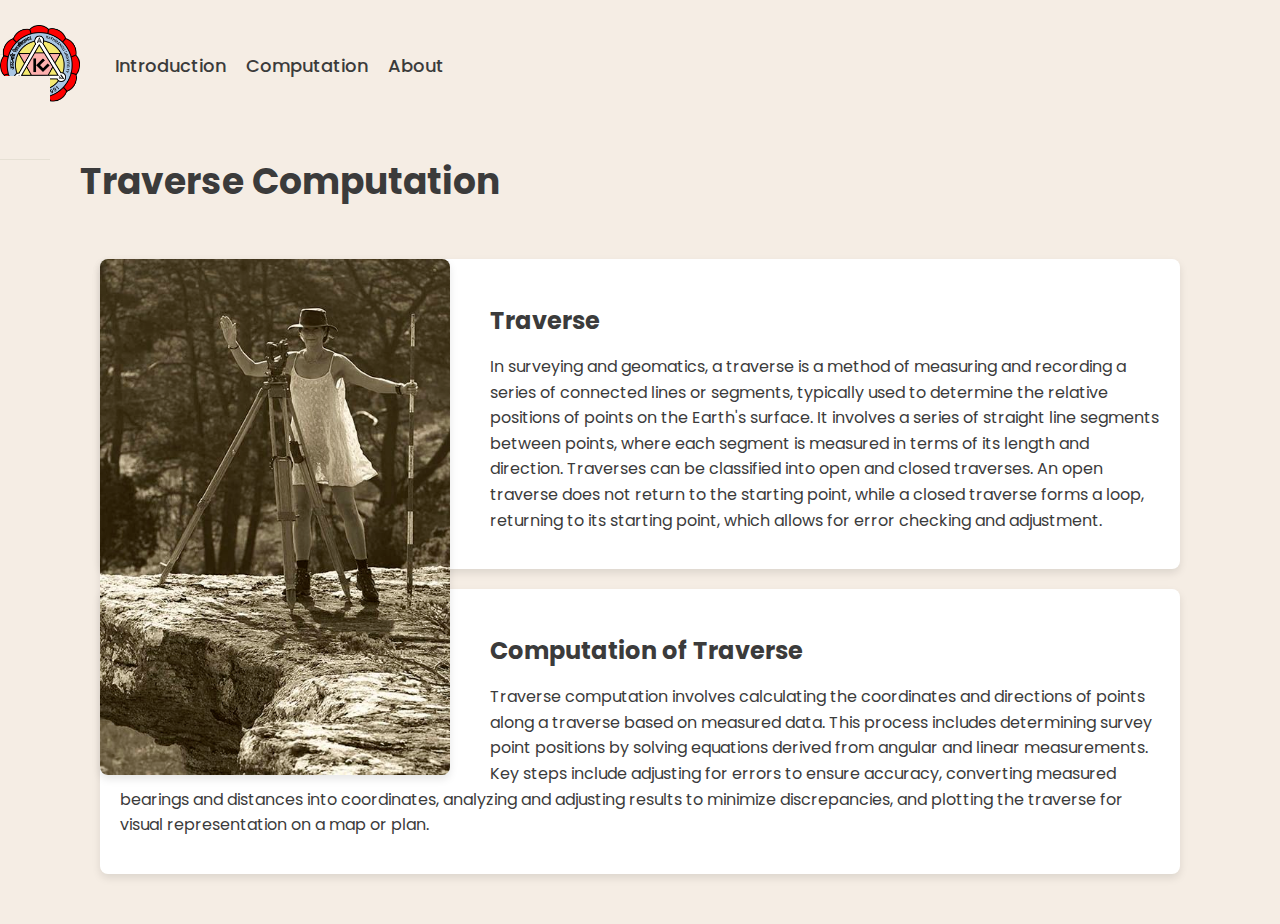
<file: index.html>
<!DOCTYPE html>
<html lang="en">

<head>
    <meta charset="UTF-8">
    <meta name="viewport" content="width=device-width, initial-scale=1.0">
    <link href="https://fonts.googleapis.com/css2?family=Poppins:wght@400;700&display=swap" rel="stylesheet">
    <link rel="stylesheet" href="main.css">
    <title>Traverse Computation</title>
</head>

<body>
    <navbar>
        <ul class="myorder1">
            <li class="mylis1">
                <a href="#"><img src="kulogo.png" alt="Kathmandu University" height="60" width="60" class="myimg1"></a>
            </li>
            <li class="mylis1">
                <a href="index.html">Introduction</a>
            </li>
            <li class="mylis1">
                <a href="computation.html">Computation</a>
            </li>
            <li class="mylis1">
                <a href="about.html">About</a>
            </li>
        </ul>
    </navbar>

    <div class="header-section">
        <h1>Traverse Computation</h1>
    </div>

    <div class="traverse-container">
        <div class="image-container">
            <img src="traverse.jpg" alt="Image">
        </div>
        <div class="traverse-box">
            <h3>Traverse</h3>
            <p>In surveying and geomatics, a traverse is a method of measuring and recording a series of connected lines or segments, typically used to determine the relative positions of points on the Earth's surface. It involves a series of straight line segments between points, where each segment is measured in terms of its length and direction. Traverses can be classified into open and closed traverses. An open traverse does not return to the starting point, while a closed traverse forms a loop, returning to its starting point, which allows for error checking and adjustment.</p>
        </div>
        <div class="traverse-box">
            <h3>Computation of Traverse</h3>
            <p>Traverse computation involves calculating the coordinates and directions of points along a traverse based on measured data. This process includes determining survey point positions by solving equations derived from angular and linear measurements. Key steps include adjusting for errors to ensure accuracy, converting measured bearings and distances into coordinates, analyzing and adjusting results to minimize discrepancies, and plotting the traverse for visual representation on a map or plan.</p>
        </div>
    </div>
</body>

</html>
</file>
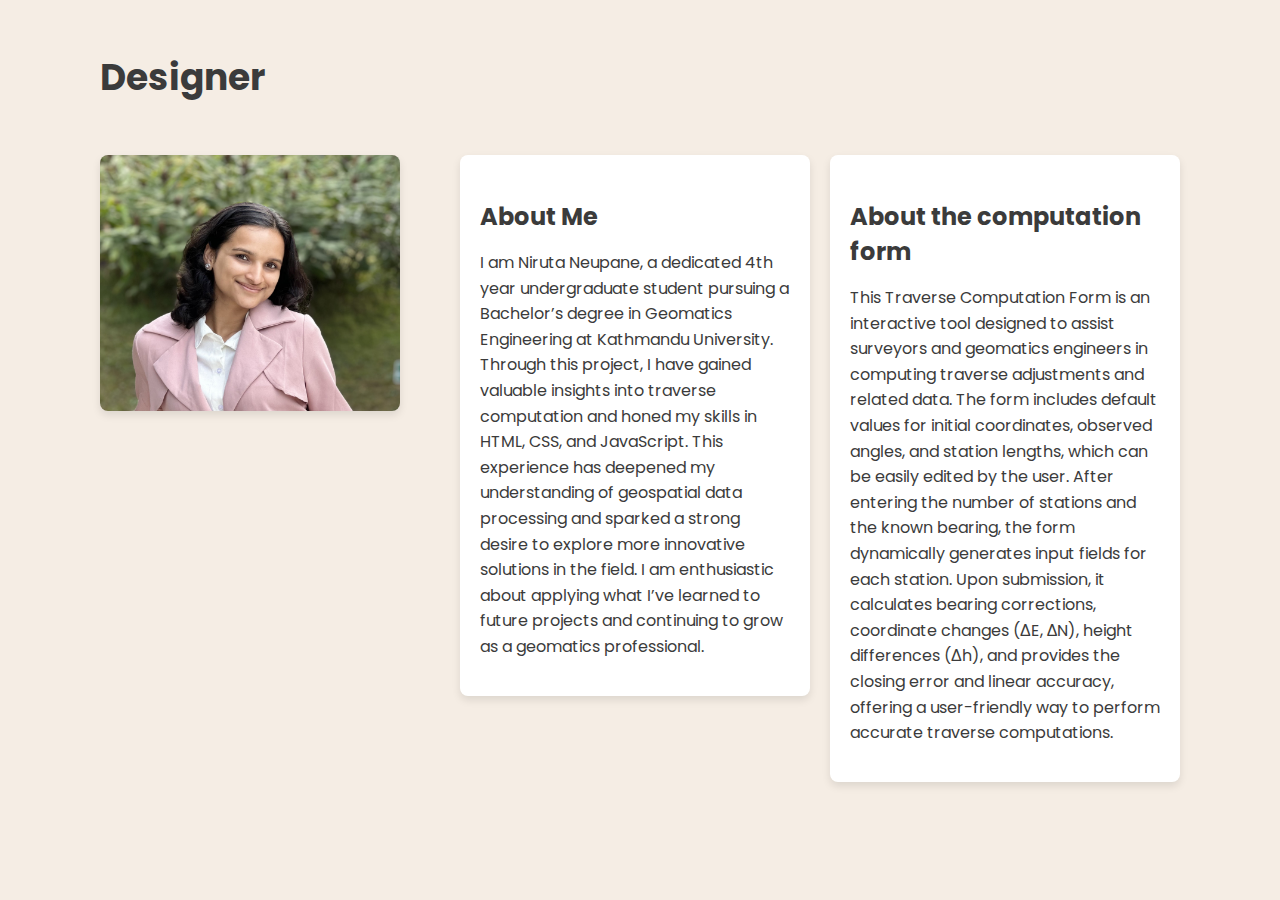
<file: about.html>
<!DOCTYPE html>
<html lang="en">

<head>
    <meta charset="UTF-8">
    <meta name="viewport" content="width=device-width, initial-scale=1.0">
    <link href="https://fonts.googleapis.com/css2?family=Poppins:wght@400;700&display=swap" rel="stylesheet">
    <link rel="stylesheet" href="about.css">
    <title>Niruta Neupane</title>
</head>

<body>

    <div class="header-section">
        <h1>Designer</h1>
    </div>

    <div class="designer">
        <div class="image-container">
            <img src="Niruta.JPG" alt="Image">
        </div>
        <div class="about-box">
            <h3>About Me</h3>
            <p>I am Niruta Neupane, a dedicated 4th year undergraduate student pursuing a Bachelor’s degree in Geomatics Engineering at Kathmandu University. Through this project, I have gained valuable insights into traverse computation and honed my skills in HTML, CSS, and JavaScript. This experience has deepened my understanding of geospatial data processing and sparked a strong desire to explore more innovative solutions in the field. I am enthusiastic about applying what I’ve learned to future projects and continuing to grow as a geomatics professional.</p>
        </div>
        <div class="about-box">
            <h3>About the computation form</h3>
            <p>This Traverse Computation Form is an interactive tool designed to assist surveyors and geomatics engineers in computing traverse adjustments and related data. The form includes default values for initial coordinates, observed angles, and station lengths, which can be easily edited by the user. After entering the number of stations and the known bearing, the form dynamically generates input fields for each station. Upon submission, it calculates bearing corrections, coordinate changes (ΔE, ΔN), height differences (Δh), and provides the closing error and linear accuracy, offering a user-friendly way to perform accurate traverse computations.</p>
        </div>
    </div>
</body>

</html>
</file>
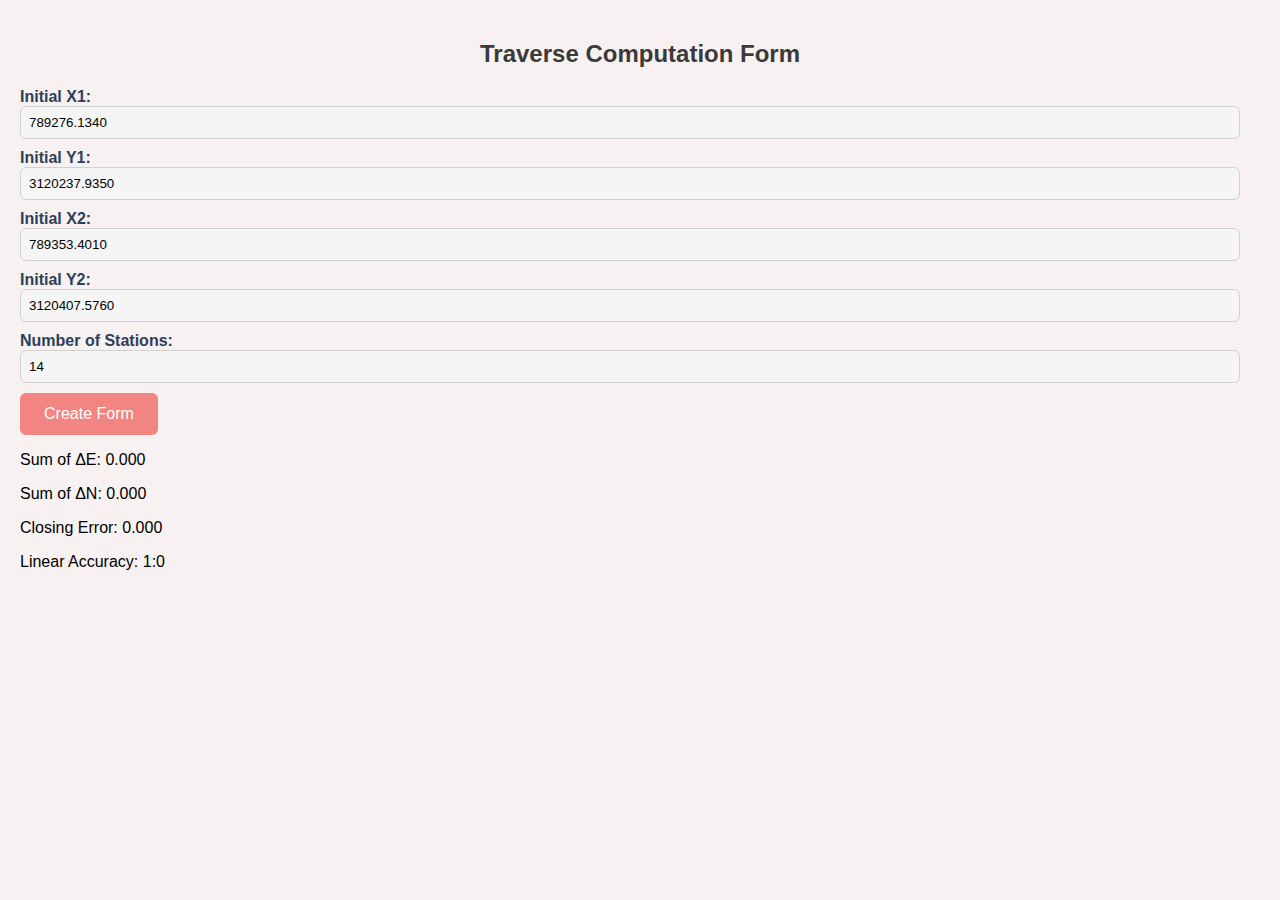
<file: computation.html>
<!DOCTYPE html>
<html>
<head>
    <title>Traverse Computation form By Niruta</title>
    <link rel="stylesheet" href="computation.css">
</head>
<body>

    <h2>Traverse Computation Form</h2>

    <label for="X1">Initial X1:</label>
    <input type="number" id="X1" step="any" value="789276.1340" /><br/>

    <label for="Y1">Initial Y1:</label>
    <input type="number" id="Y1" step="any" value="3120237.9350" /><br/>

    <label for="X2">Initial X2:</label>
    <input type="number" id="X2" step="any" value="789353.4010" /><br/>

    <label for="Y2">Initial Y2:</label>
    <input type="number" id="Y2" step="any" value="3120407.5760" /><br/>

    <label for="numStations">Number of Stations:</label>
    <input type="number" id="numStations" min="1" value="14" />
    <button id="createFormBtn">Create Form</button>

    <form id="traverseForm" style="display:none;">
        <table id="traverseTable">
            <thead>
                <tr>
                    <th>Station</th>
                    <th>Observed Angle (in grade)</th>
                    <th>Bearing</th>
                    <th>Length</th>
                    <th>HI</th>
                    <th>HT</th>
                    <th colspan="2">ΔE</th>
                    <th colspan="2">ΔN</th>
                    <th colspan="2">Δh</th>
                    <th>E</th>
                    <th>N</th>
                    <th>Z</th>
                </tr>
                <tr>
                    <th></th>
                    <th></th>
                    <th></th>
                    <th></th>
                    <th></th>
                    <th></th>
                    <th>Calculated</th>
                    <th>Correction</th>
                    <th>Calculated</th>
                    <th>Correction</th>
                    <th>Calculated</th>
                    <th>Correction</th>
                    <th></th>
                    <th></th>
                    <th></th>
                </tr>
            </thead>
            <tbody>
            </tbody>
        </table>
        <button type="submit">Compute</button>
    </form>
    <div id="results">
        <p>Sum of ΔE: <span id="sum-e">0.000</span></p>
        <p>Sum of ΔN: <span id="sum-n">0.000</span></p>
        <p>Closing Error: <span id="closing-error">0.000</span></p>
        <p>Linear Accuracy: <span id="linear-accuracy">1:0</span></p>
    </div>
    
    <script src="computation.js"></script>
</body>
</html>
</file>
<file: main.css>
body {
    font-family: 'Poppins', sans-serif; 
    margin: 0;
    padding: 0;
    background-color: #f5ede4;
    color: #3b3b3b;
}

/* Styling the navbar */
navbar {
    background-color: #f5ede4;
    border-bottom: 1px solid #e6e0d4;
    padding: 30px 50px;
    overflow: hidden; 
}

.myorder1 {
    list-style: none;
    margin: 0;
    padding: 0;
    display: flex;
    align-items: center;
}

.mylis1 {
    margin-right: 20px;
}

.myimg1 {
    vertical-align: middle;
    margin-right: 15px;
    max-width: 100%;
    height: 60px; 
    width: auto;  
    display: block;
    overflow: visible; 
}

a {
    text-decoration: none;
    color: #3b3b3b;
    font-size: 18px;
    font-weight: 500;
}

.header-section {
    text-align: left; 
    margin-top: 10px;
    margin-left: 80px;
}

.header-section h1 {
    font-size: 36px;
    font-weight: bold;
    color: #3b3b3b;
}

.traverse-container {
    margin: 50px 100px;
    display: block;
}

.traverse-box {
    padding: 20px;
    margin-top: 20px;
    background-color: #fff;
    border-radius: 8px;
    box-shadow: 0 4px 8px rgba(0, 0, 0, 0.1);
}

.traverse-box h3 {
    font-size: 24px;
    margin-bottom: 10px;
    color: #3b3b3b;
}

.traverse-box p {
    font-size: 16px;
    line-height: 1.6;
    color: #3b3b3b;
}


.image-container {
    float: left;
    margin-right: 40px;
    max-width: 350px; 
}

.image-container img {
    max-width: 100%;
    height: auto;
    border-radius: 8px;
    box-shadow: 0 4px 8px rgba(0, 0, 0, 0.1);
}

.myimg1 {
    height: 80px;
    width: auto;
}
</file>
<file: about.css>
body {
    font-family: 'Poppins', sans-serif;
    margin: 0;
    padding: 0;
    background-color: #f5ede4;
    color: #3b3b3b;
}

navbar {
    background-color: #f5ede4;
    border-bottom: 1px solid #e6e0d4;
    padding: 20px 50px;
}

.myorder1 {
    list-style: none;
    margin: 0;
    padding: 0;
    display: flex;
    align-items: center;
}

.mylis1 {
    margin-right: 20px;
}

.myimg1 {
    vertical-align: middle;
    margin-right: 15px;
}

a {
    text-decoration: none;
    color: #3b3b3b;
    font-size: 18px;
}

/* Header section styling */
.header-section {
    text-align: left;
    margin-top: 50px;
    margin-left: 100px;
}

.header-section h1 {
    font-size: 36px;
    font-weight: bold;
    color: #3b3b3b;
}

.designer {
    display: flex;
    align-items: flex-start;
    justify-content: space-between;
    margin: 50px 100px;
}

.image-container {
    max-width: 300px;
    margin-right: 40px;
}

.about-box {
    flex: 1;
    padding: 20px;
    margin-left: 20px;
    background-color: #fff;
    border-radius: 8px;
    box-shadow: 0 4px 8px rgba(0, 0, 0, 0.1);
}

.about-box h3 {
    font-size: 24px;
    margin-bottom: 10px;
    color: #3b3b3b;
}

.about-box p {
    font-size: 16px;
    line-height: 1.6;
    color: #3b3b3b;
}

.designer img {
    max-width: 100%;
    height: auto;
    border-radius: 8px;
    box-shadow: 0 4px 8px rgba(0, 0, 0, 0.1);
}
</file>
<file: computation.css>
body {
    font-family: Arial, sans-serif;
    background-color: #f7f2f1; 
    margin: 0;
    padding: 20px;
}

h2 {
    text-align: center;
    color: #3a3a3a;
    margin-bottom: 20px;
}

form {
    background-color: #ffffff; 
    padding: 20px;
    border-radius: 10px;
    box-shadow: 0 6px 12px rgba(0, 0, 0, 0.1);
    max-width: 100%;
    margin: 0 auto;
}

label {
    font-weight: bold;
    margin-right: 10px;
    color: #2d4059; 
}

input[type="number"] {
    padding: 8px;
    border: 1px solid #d1d1d1;
    border-radius: 6px;
    margin-bottom: 10px;
    width: calc(100% - 20px);
    box-sizing: border-box;
    background-color: #f5f5f5; 
}

button {
    padding: 12px 24px;
    background-color: #f28482; 
    color: white;
    border: none;
    border-radius: 6px;
    cursor: pointer;
    font-size: 16px;
    transition: background-color 0.3s ease;
}

button:hover {
    background-color: #ff595e; 
}

table {
    width: 100%;
    border-collapse: collapse;
    margin-top: 20px;
    table-layout: fixed;
}

th, td {
    border: 1px solid #d9d9d9;
    padding: 12px;
    text-align: center;
}

th {
    background-color: #ffcad4; 
    color: white;
    font-weight: bold;
}

tbody tr:nth-child(even) {
    background-color: #f3eac2;
}

tbody tr:hover {
    background-color: #caf0f8; 
}

table input[readonly] {
    color: #d9534f; 
    font-weight: bold;
}

table input {
    width: 90%;
    padding: 6px;
    border: 1px solid #ccc;
    border-radius: 4px;
    box-sizing: border-box;
    background-color: white;
}

table th:nth-child(1), table td:nth-child(1) { /* Station */
    width: 80px;
}

table th:nth-child(2), table td:nth-child(2) { /* Observed Angle */
    width: 140px;
}

table th:nth-child(3), table td:nth-child(3) { /* Bearing */
    width: 100px;
}

table th:nth-child(4), table td:nth-child(4) { /* Length */
    width: 100px;
}

table th:nth-child(5), table td:nth-child(5), /* HI */
table th:nth-child(6), table td:nth-child(6) { /* HT */
    width: 90px; 
}

table th:nth-child(7), table td:nth-child(7), /* ΔE Calculated */
table th:nth-child(8), table td:nth-child(8), /* ΔE Correction */
table th:nth-child(9), table td:nth-child(9), /* ΔN Calculated */
table th:nth-child(10), table td:nth-child(10), /* ΔN Correction */
table th:nth-child(11), table td:nth-child(11), /* Δh Calculated */
table th:nth-child(12), table td:nth-child(12) { /* Δh Correction */
    width: 240px; 
}

table th:nth-child(13), table td:nth-child(13), /* E */
table th:nth-child(14), table td:nth-child(14), /* N */
table th:nth-child(15), table td:nth-child(15) { /* Z */
    width: 100px;
}

/* Responsiveness */
@media (max-width: 768px) {
    form {
        padding: 10px;
    }

    input[type="number"] {
        width: 100%;
    }

    table {
        font-size: 14px;
    }
}
</file>
